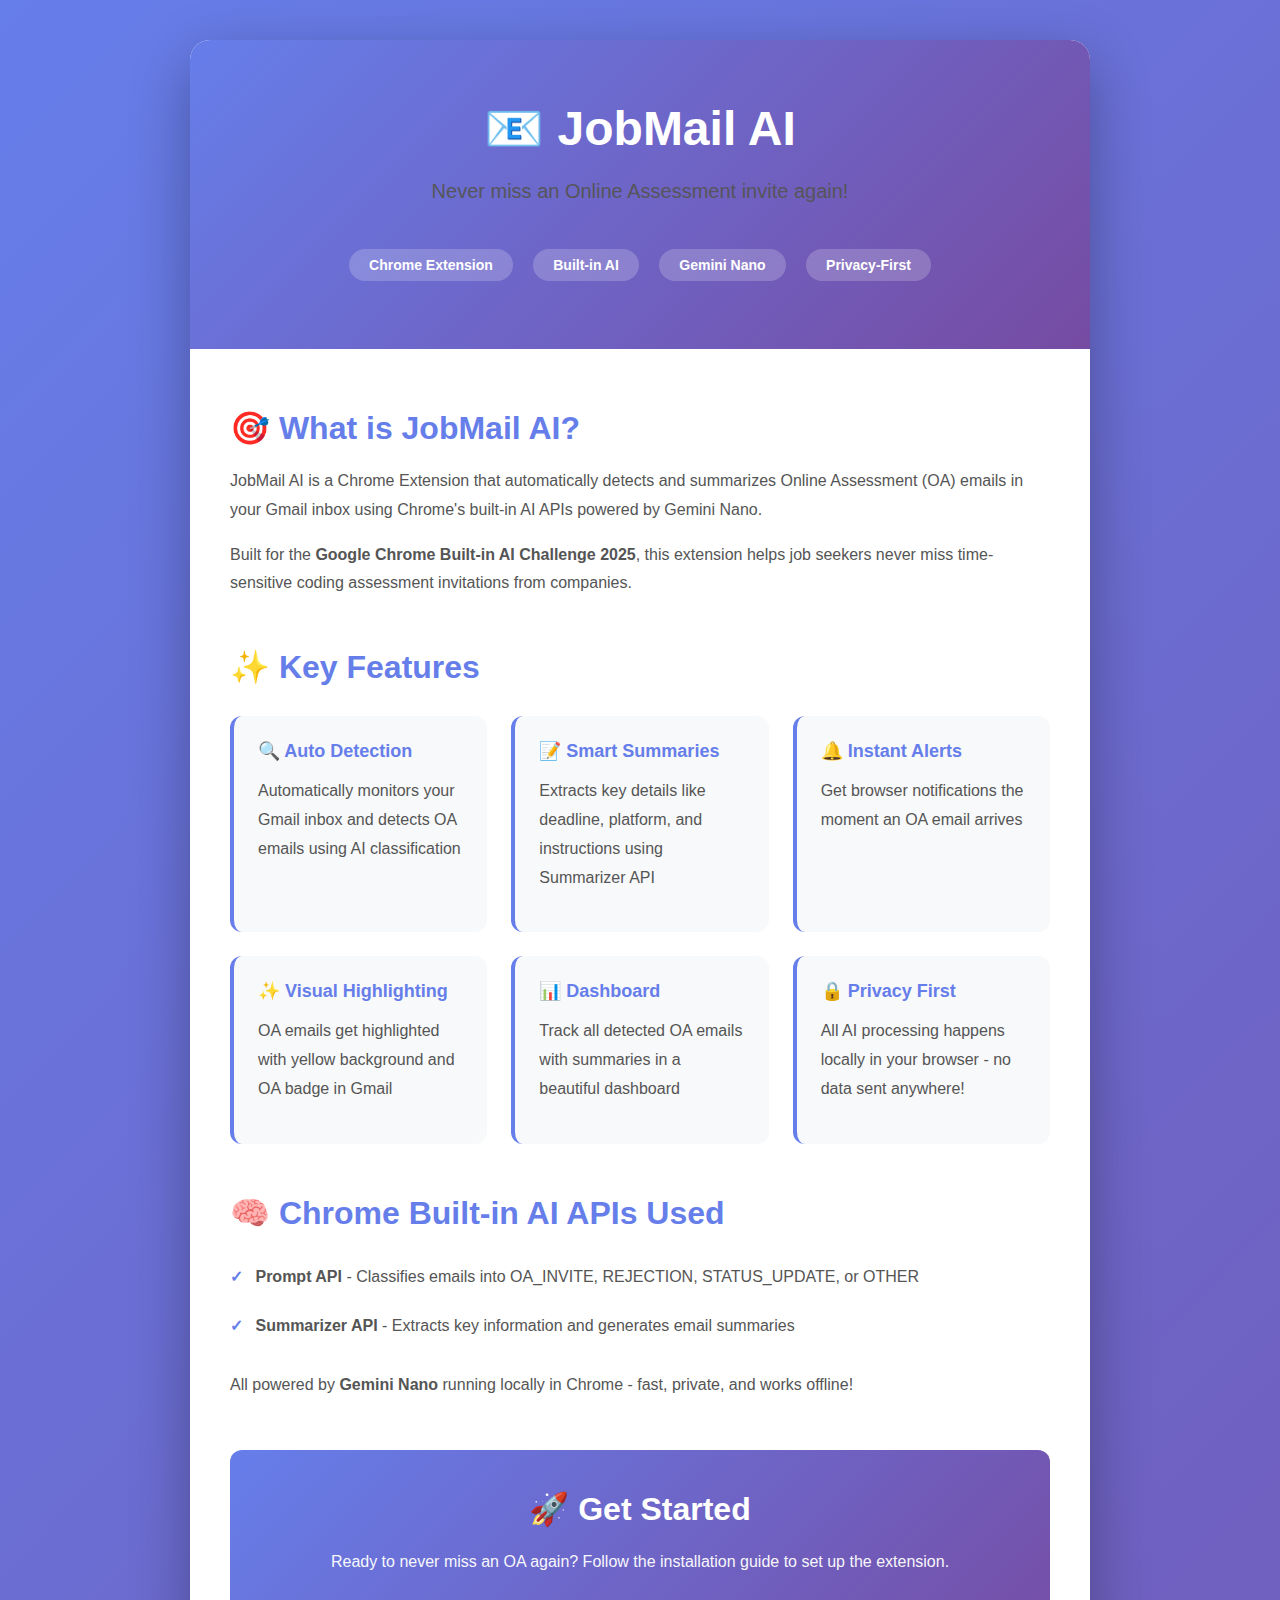
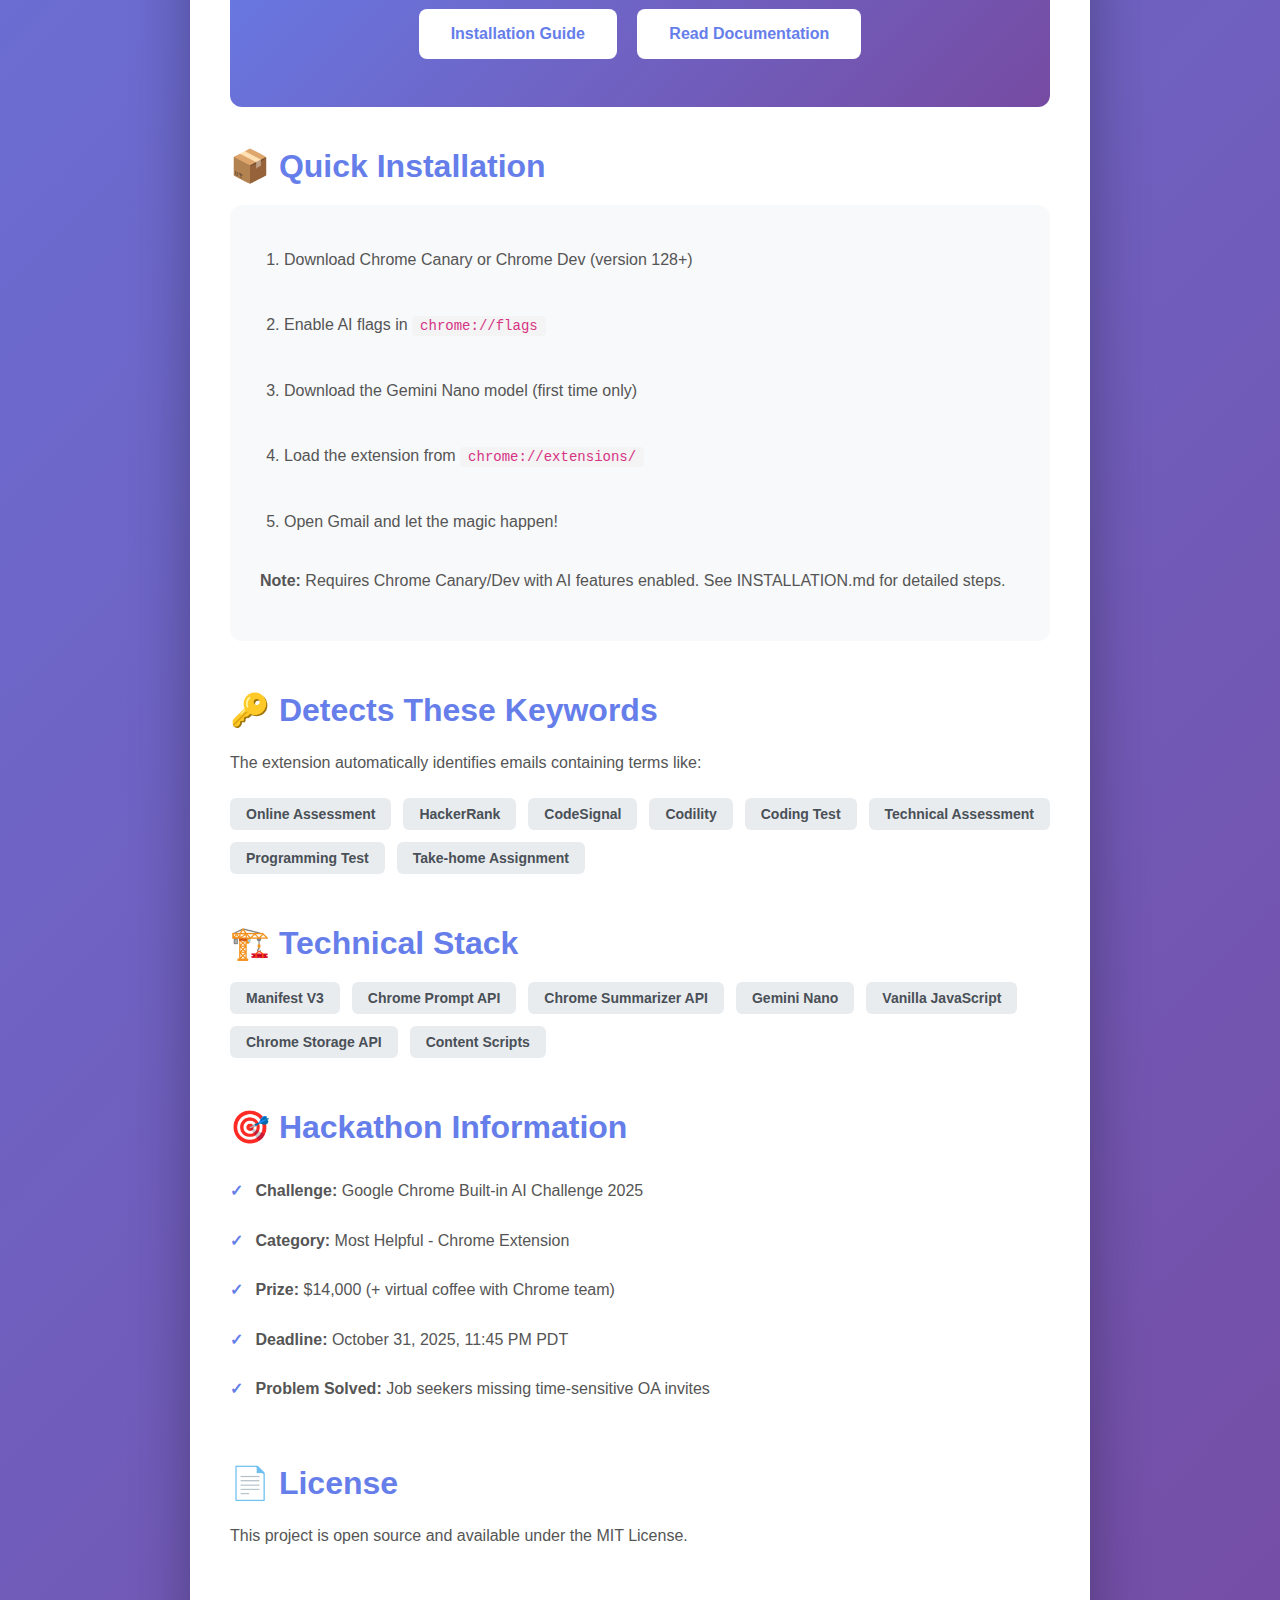
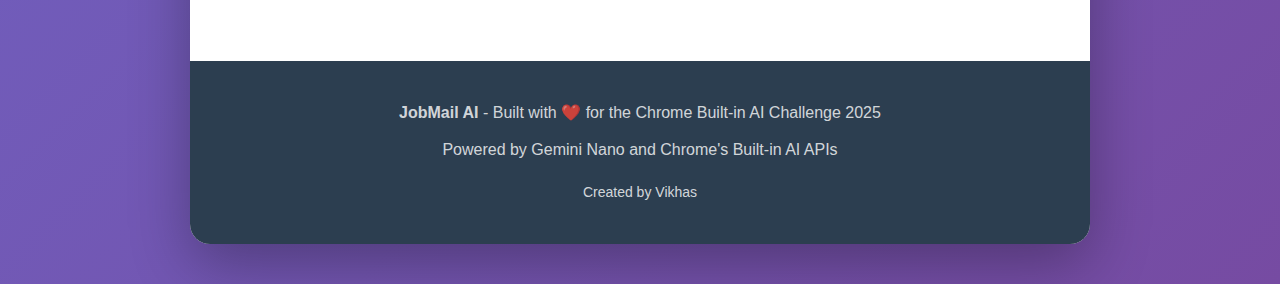
<file: index.html>
<!DOCTYPE html>
<html lang="en">
<head>
  <meta charset="UTF-8">
  <meta name="viewport" content="width=device-width, initial-scale=1.0">
  <title>JobMail AI - Chrome Extension for OA Detection</title>
  <style>
    * {
      margin: 0;
      padding: 0;
      box-sizing: border-box;
    }

    body {
      font-family: -apple-system, BlinkMacSystemFont, 'Segoe UI', Roboto, 'Helvetica Neue', Arial, sans-serif;
      background: linear-gradient(135deg, #667eea 0%, #764ba2 100%);
      min-height: 100vh;
      padding: 40px 20px;
    }

    .container {
      max-width: 900px;
      margin: 0 auto;
      background: white;
      border-radius: 20px;
      box-shadow: 0 20px 60px rgba(0, 0, 0, 0.3);
      overflow: hidden;
    }

    header {
      background: linear-gradient(135deg, #667eea 0%, #764ba2 100%);
      color: white;
      padding: 60px 40px;
      text-align: center;
    }

    h1 {
      font-size: 48px;
      margin-bottom: 16px;
      font-weight: 700;
    }

    .tagline {
      font-size: 20px;
      opacity: 0.95;
      margin-bottom: 32px;
    }

    .badge {
      display: inline-block;
      background: rgba(255, 255, 255, 0.2);
      padding: 8px 20px;
      border-radius: 20px;
      font-size: 14px;
      font-weight: 600;
      margin: 8px;
    }

    .content {
      padding: 60px 40px;
    }

    .section {
      margin-bottom: 50px;
    }

    h2 {
      color: #667eea;
      font-size: 32px;
      margin-bottom: 20px;
    }

    h3 {
      color: #333;
      font-size: 20px;
      margin: 30px 0 15px 0;
    }

    p {
      color: #555;
      line-height: 1.8;
      margin-bottom: 16px;
      font-size: 16px;
    }

    ul {
      list-style: none;
      padding: 0;
    }

    li {
      padding: 12px 0;
      color: #555;
      font-size: 16px;
      line-height: 1.6;
    }

    li:before {
      content: "✓ ";
      color: #667eea;
      font-weight: bold;
      margin-right: 8px;
    }

    .feature-grid {
      display: grid;
      grid-template-columns: repeat(auto-fit, minmax(250px, 1fr));
      gap: 24px;
      margin-top: 30px;
    }

    .feature-card {
      background: #f8f9fa;
      padding: 24px;
      border-radius: 12px;
      border-left: 4px solid #667eea;
    }

    .feature-card h3 {
      margin-top: 0;
      color: #667eea;
      font-size: 18px;
    }

    .cta-box {
      background: linear-gradient(135deg, #667eea 0%, #764ba2 100%);
      color: white;
      padding: 40px;
      border-radius: 12px;
      text-align: center;
      margin: 40px 0;
    }

    .cta-box h2 {
      color: white;
      margin-bottom: 20px;
    }

    .btn {
      display: inline-block;
      background: white;
      color: #667eea;
      padding: 16px 32px;
      border-radius: 8px;
      text-decoration: none;
      font-weight: 600;
      font-size: 16px;
      transition: all 0.3s;
      margin: 8px;
    }

    .btn:hover {
      transform: translateY(-2px);
      box-shadow: 0 8px 20px rgba(0, 0, 0, 0.2);
    }

    code {
      background: #f4f4f4;
      padding: 2px 8px;
      border-radius: 4px;
      font-family: 'Courier New', monospace;
      font-size: 14px;
      color: #d63384;
    }

    .install-steps {
      background: #f8f9fa;
      padding: 30px;
      border-radius: 12px;
      margin-top: 20px;
    }

    .install-steps ol {
      list-style: decimal;
      padding-left: 24px;
    }

    .install-steps li {
      margin-bottom: 16px;
    }

    .install-steps li:before {
      content: none;
    }

    footer {
      background: #2c3e50;
      color: white;
      padding: 30px 40px;
      text-align: center;
    }

    footer p {
      color: rgba(255, 255, 255, 0.8);
      margin: 8px 0;
    }

    .tech-stack {
      display: flex;
      flex-wrap: wrap;
      gap: 12px;
      margin-top: 20px;
    }

    .tech-badge {
      background: #e9ecef;
      padding: 8px 16px;
      border-radius: 6px;
      font-size: 14px;
      font-weight: 600;
      color: #495057;
    }
  </style>
</head>
<body>
  <div class="container">
    <header>
      <h1>📧 JobMail AI</h1>
      <p class="tagline">Never miss an Online Assessment invite again!</p>
      <div>
        <span class="badge">Chrome Extension</span>
        <span class="badge">Built-in AI</span>
        <span class="badge">Gemini Nano</span>
        <span class="badge">Privacy-First</span>
      </div>
    </header>

    <div class="content">
      <div class="section">
        <h2>🎯 What is JobMail AI?</h2>
        <p>
          JobMail AI is a Chrome Extension that automatically detects and summarizes Online Assessment (OA) emails 
          in your Gmail inbox using Chrome's built-in AI APIs powered by Gemini Nano.
        </p>
        <p>
          Built for the <strong>Google Chrome Built-in AI Challenge 2025</strong>, this extension helps job seekers 
          never miss time-sensitive coding assessment invitations from companies.
        </p>
      </div>

      <div class="section">
        <h2>✨ Key Features</h2>
        <div class="feature-grid">
          <div class="feature-card">
            <h3>🔍 Auto Detection</h3>
            <p>Automatically monitors your Gmail inbox and detects OA emails using AI classification</p>
          </div>
          <div class="feature-card">
            <h3>📝 Smart Summaries</h3>
            <p>Extracts key details like deadline, platform, and instructions using Summarizer API</p>
          </div>
          <div class="feature-card">
            <h3>🔔 Instant Alerts</h3>
            <p>Get browser notifications the moment an OA email arrives</p>
          </div>
          <div class="feature-card">
            <h3>✨ Visual Highlighting</h3>
            <p>OA emails get highlighted with yellow background and OA badge in Gmail</p>
          </div>
          <div class="feature-card">
            <h3>📊 Dashboard</h3>
            <p>Track all detected OA emails with summaries in a beautiful dashboard</p>
          </div>
          <div class="feature-card">
            <h3>🔒 Privacy First</h3>
            <p>All AI processing happens locally in your browser - no data sent anywhere!</p>
          </div>
        </div>
      </div>

      <div class="section">
        <h2>🧠 Chrome Built-in AI APIs Used</h2>
        <ul>
          <li><strong>Prompt API</strong> - Classifies emails into OA_INVITE, REJECTION, STATUS_UPDATE, or OTHER</li>
          <li><strong>Summarizer API</strong> - Extracts key information and generates email summaries</li>
        </ul>
        <p style="margin-top: 20px;">
          All powered by <strong>Gemini Nano</strong> running locally in Chrome - fast, private, and works offline!
        </p>
      </div>

      <div class="cta-box">
        <h2>🚀 Get Started</h2>
        <p style="color: white; opacity: 0.95; margin-bottom: 24px;">
          Ready to never miss an OA again? Follow the installation guide to set up the extension.
        </p>
        <a href="INSTALLATION.md" class="btn">Installation Guide</a>
        <a href="README.md" class="btn">Read Documentation</a>
      </div>

      <div class="section">
        <h2>📦 Quick Installation</h2>
        <div class="install-steps">
          <ol>
            <li>Download Chrome Canary or Chrome Dev (version 128+)</li>
            <li>Enable AI flags in <code>chrome://flags</code></li>
            <li>Download the Gemini Nano model (first time only)</li>
            <li>Load the extension from <code>chrome://extensions/</code></li>
            <li>Open Gmail and let the magic happen!</li>
          </ol>
          <p style="margin-top: 20px;">
            <strong>Note:</strong> Requires Chrome Canary/Dev with AI features enabled. See INSTALLATION.md for detailed steps.
          </p>
        </div>
      </div>

      <div class="section">
        <h2>🔑 Detects These Keywords</h2>
        <p>The extension automatically identifies emails containing terms like:</p>
        <div class="tech-stack">
          <span class="tech-badge">Online Assessment</span>
          <span class="tech-badge">HackerRank</span>
          <span class="tech-badge">CodeSignal</span>
          <span class="tech-badge">Codility</span>
          <span class="tech-badge">Coding Test</span>
          <span class="tech-badge">Technical Assessment</span>
          <span class="tech-badge">Programming Test</span>
          <span class="tech-badge">Take-home Assignment</span>
        </div>
      </div>

      <div class="section">
        <h2>🏗️ Technical Stack</h2>
        <div class="tech-stack">
          <span class="tech-badge">Manifest V3</span>
          <span class="tech-badge">Chrome Prompt API</span>
          <span class="tech-badge">Chrome Summarizer API</span>
          <span class="tech-badge">Gemini Nano</span>
          <span class="tech-badge">Vanilla JavaScript</span>
          <span class="tech-badge">Chrome Storage API</span>
          <span class="tech-badge">Content Scripts</span>
        </div>
      </div>

      <div class="section">
        <h2>🎯 Hackathon Information</h2>
        <ul>
          <li><strong>Challenge:</strong> Google Chrome Built-in AI Challenge 2025</li>
          <li><strong>Category:</strong> Most Helpful - Chrome Extension</li>
          <li><strong>Prize:</strong> $14,000 (+ virtual coffee with Chrome team)</li>
          <li><strong>Deadline:</strong> October 31, 2025, 11:45 PM PDT</li>
          <li><strong>Problem Solved:</strong> Job seekers missing time-sensitive OA invites</li>
        </ul>
      </div>

      <div class="section">
        <h2>📄 License</h2>
        <p>This project is open source and available under the MIT License.</p>
      </div>
    </div>

    <footer>
      <p><strong>JobMail AI</strong> - Built with ❤️ for the Chrome Built-in AI Challenge 2025</p>
      <p>Powered by Gemini Nano and Chrome's Built-in AI APIs</p>
      <p style="margin-top: 16px; font-size: 14px;">Created by Vikhas</p>
    </footer>
  </div>
</body>
</html>
</file>
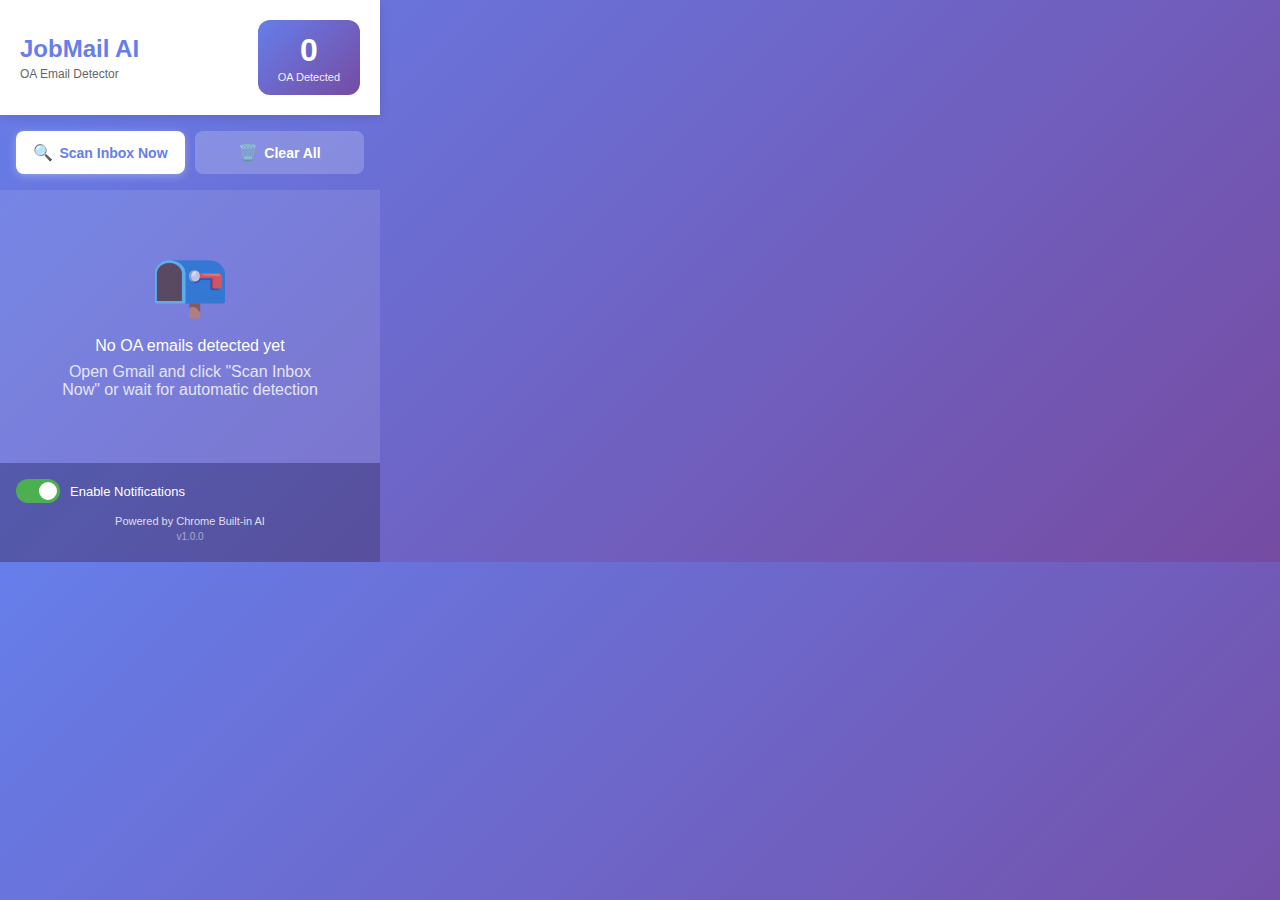
<file: popup.html>
<!DOCTYPE html>
<html lang="en">
<head>
  <meta charset="UTF-8">
  <meta name="viewport" content="width=device-width, initial-scale=1.0">
  <title>JobMail AI Dashboard</title>
  <link rel="stylesheet" href="popup.css">
</head>
<body>
  <div class="container">
    <header>
      <div class="header-content">
        <h1>JobMail AI</h1>
        <p class="subtitle">OA Email Detector</p>
      </div>
      <div class="stats">
        <span id="emailCount" class="count">0</span>
        <span class="count-label">OA Detected</span>
      </div>
    </header>

    <div class="actions">
      <button id="scanBtn" class="btn btn-primary">
        <span class="btn-icon">🔍</span>
        Scan Inbox Now
      </button>
      <button id="clearBtn" class="btn btn-secondary">
        <span class="btn-icon">🗑️</span>
        Clear All
      </button>
    </div>

    <div class="email-list" id="emailList">
      <div class="empty-state" id="emptyState">
        <div class="empty-icon">📭</div>
        <p>No OA emails detected yet</p>
        <p class="empty-hint">Open Gmail and click "Scan Inbox Now" or wait for automatic detection</p>
      </div>
    </div>

    <footer>
      <div class="settings-toggle">
        <label class="toggle-switch">
          <input type="checkbox" id="notificationsToggle" checked>
          <span class="slider"></span>
        </label>
        <span>Enable Notifications</span>
      </div>
      <div class="footer-info">
        <p>Powered by Chrome Built-in AI</p>
        <p class="version">v1.0.0</p>
      </div>
    </footer>
  </div>

  <script src="popup.js"></script>
</body>
</html>
</file>
<file: popup.css>
* {
  margin: 0;
  padding: 0;
  box-sizing: border-box;
}

body {
  font-family: -apple-system, BlinkMacSystemFont, 'Segoe UI', Roboto, 'Helvetica Neue', Arial, sans-serif;
  width: 380px;
  min-height: 500px;
  background: linear-gradient(135deg, #667eea 0%, #764ba2 100%);
}

.container {
  display: flex;
  flex-direction: column;
  height: 100%;
}

header {
  background: white;
  padding: 20px;
  box-shadow: 0 2px 10px rgba(0, 0, 0, 0.1);
  display: flex;
  justify-content: space-between;
  align-items: center;
}

.header-content h1 {
  font-size: 24px;
  color: #667eea;
  font-weight: 700;
}

.subtitle {
  font-size: 12px;
  color: #666;
  margin-top: 4px;
}

.stats {
  display: flex;
  flex-direction: column;
  align-items: center;
  background: linear-gradient(135deg, #667eea 0%, #764ba2 100%);
  padding: 12px 20px;
  border-radius: 12px;
  color: white;
}

.count {
  font-size: 32px;
  font-weight: 700;
}

.count-label {
  font-size: 11px;
  opacity: 0.9;
  margin-top: 2px;
}

.actions {
  padding: 16px;
  display: flex;
  gap: 10px;
}

.btn {
  flex: 1;
  padding: 12px 16px;
  border: none;
  border-radius: 8px;
  font-size: 14px;
  font-weight: 600;
  cursor: pointer;
  display: flex;
  align-items: center;
  justify-content: center;
  gap: 6px;
  transition: all 0.2s;
}

.btn-primary {
  background: white;
  color: #667eea;
  box-shadow: 0 2px 8px rgba(255, 255, 255, 0.3);
}

.btn-primary:hover {
  transform: translateY(-1px);
  box-shadow: 0 4px 12px rgba(255, 255, 255, 0.4);
}

.btn-secondary {
  background: rgba(255, 255, 255, 0.2);
  color: white;
}

.btn-secondary:hover {
  background: rgba(255, 255, 255, 0.3);
}

.btn-icon {
  font-size: 16px;
}

.email-list {
  flex: 1;
  overflow-y: auto;
  padding: 16px;
  background: rgba(255, 255, 255, 0.1);
}

.empty-state {
  display: flex;
  flex-direction: column;
  align-items: center;
  justify-content: center;
  padding: 40px 20px;
  text-align: center;
  color: white;
}

.empty-icon {
  font-size: 64px;
  margin-bottom: 16px;
  opacity: 0.7;
}

.empty-state p {
  margin-bottom: 8px;
  font-size: 16px;
  font-weight: 500;
}

.empty-hint {
  font-size: 13px;
  opacity: 0.8;
  max-width: 280px;
}

.email-card {
  background: white;
  border-radius: 12px;
  padding: 16px;
  margin-bottom: 12px;
  box-shadow: 0 2px 8px rgba(0, 0, 0, 0.1);
  transition: all 0.2s;
}

.email-card:hover {
  transform: translateY(-2px);
  box-shadow: 0 4px 12px rgba(0, 0, 0, 0.15);
}

.email-header {
  display: flex;
  justify-content: space-between;
  align-items: start;
  margin-bottom: 10px;
}

.email-badge {
  background: linear-gradient(135deg, #667eea 0%, #764ba2 100%);
  color: white;
  padding: 4px 10px;
  border-radius: 6px;
  font-size: 11px;
  font-weight: 700;
  letter-spacing: 0.5px;
}

.email-time {
  font-size: 11px;
  color: #999;
}

.email-sender {
  font-size: 13px;
  color: #666;
  font-weight: 600;
  margin-bottom: 6px;
}

.email-subject {
  font-size: 15px;
  color: #333;
  font-weight: 700;
  margin-bottom: 8px;
  line-height: 1.4;
}

.email-summary {
  font-size: 13px;
  color: #666;
  line-height: 1.5;
  margin-top: 8px;
  padding-top: 8px;
  border-top: 1px solid #eee;
}

footer {
  background: rgba(0, 0, 0, 0.2);
  padding: 16px;
  color: white;
}

.settings-toggle {
  display: flex;
  align-items: center;
  gap: 10px;
  margin-bottom: 12px;
  font-size: 13px;
}

.toggle-switch {
  position: relative;
  width: 44px;
  height: 24px;
}

.toggle-switch input {
  opacity: 0;
  width: 0;
  height: 0;
}

.slider {
  position: absolute;
  cursor: pointer;
  top: 0;
  left: 0;
  right: 0;
  bottom: 0;
  background-color: rgba(255, 255, 255, 0.3);
  transition: 0.3s;
  border-radius: 24px;
}

.slider:before {
  position: absolute;
  content: "";
  height: 18px;
  width: 18px;
  left: 3px;
  bottom: 3px;
  background-color: white;
  transition: 0.3s;
  border-radius: 50%;
}

input:checked + .slider {
  background-color: #4CAF50;
}

input:checked + .slider:before {
  transform: translateX(20px);
}

.footer-info {
  text-align: center;
  font-size: 11px;
  opacity: 0.8;
}

.footer-info p {
  margin-bottom: 4px;
}

.version {
  font-size: 10px;
  opacity: 0.6;
}

::-webkit-scrollbar {
  width: 6px;
}

::-webkit-scrollbar-track {
  background: transparent;
}

::-webkit-scrollbar-thumb {
  background: rgba(255, 255, 255, 0.3);
  border-radius: 3px;
}

::-webkit-scrollbar-thumb:hover {
  background: rgba(255, 255, 255, 0.5);
}
</file>
